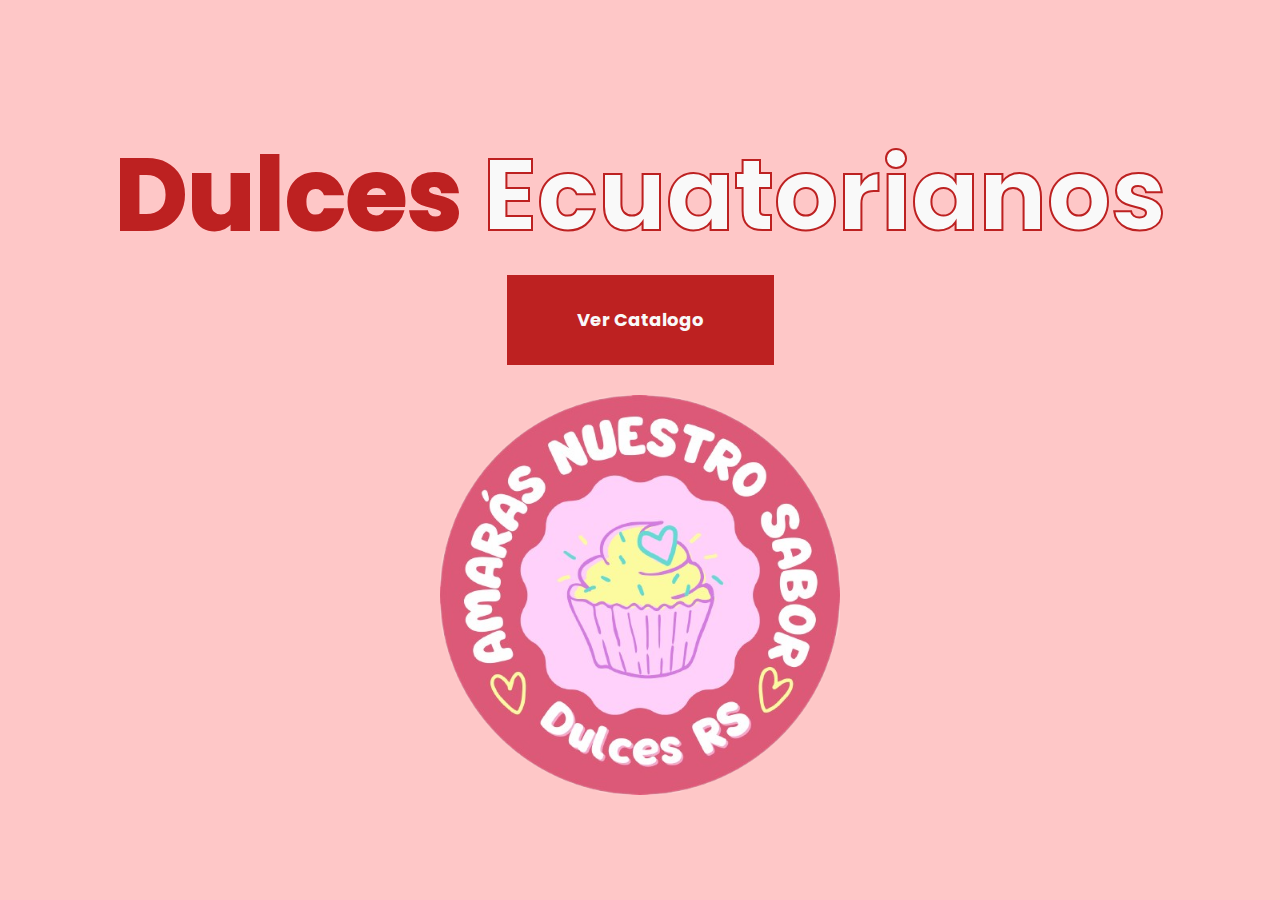
<file: index.html>
<!DOCTYPE html>
<html lang="es">
<head>
    <meta charset="UTF-8">
    <meta http-equiv="X-UA-Compatible" content="IE=edge">
    <meta name="viewport" content="width=device-width, initial-scale=1.0">
    <title>Dulces Ecuatorianos</title>
    <link rel="stylesheet" href="Css/style.css">
</head>
<body>
    <div class="container">
        <div class="container-banner__title">
            <div class="banner-title">
                <span>Dulces</span> <span>Ecuatorianos</span>
            </div>
            <div class="container-banner__btn">
                <a class="banner-btn" href="home.html">Ver Catalogo</a>
            </div>
        </div>
        <div class="container-banner__img">
            <img class="banner-img" src="src/img/logo.png" alt="">
        </div>
    </div>
</body>
</html>
</file>
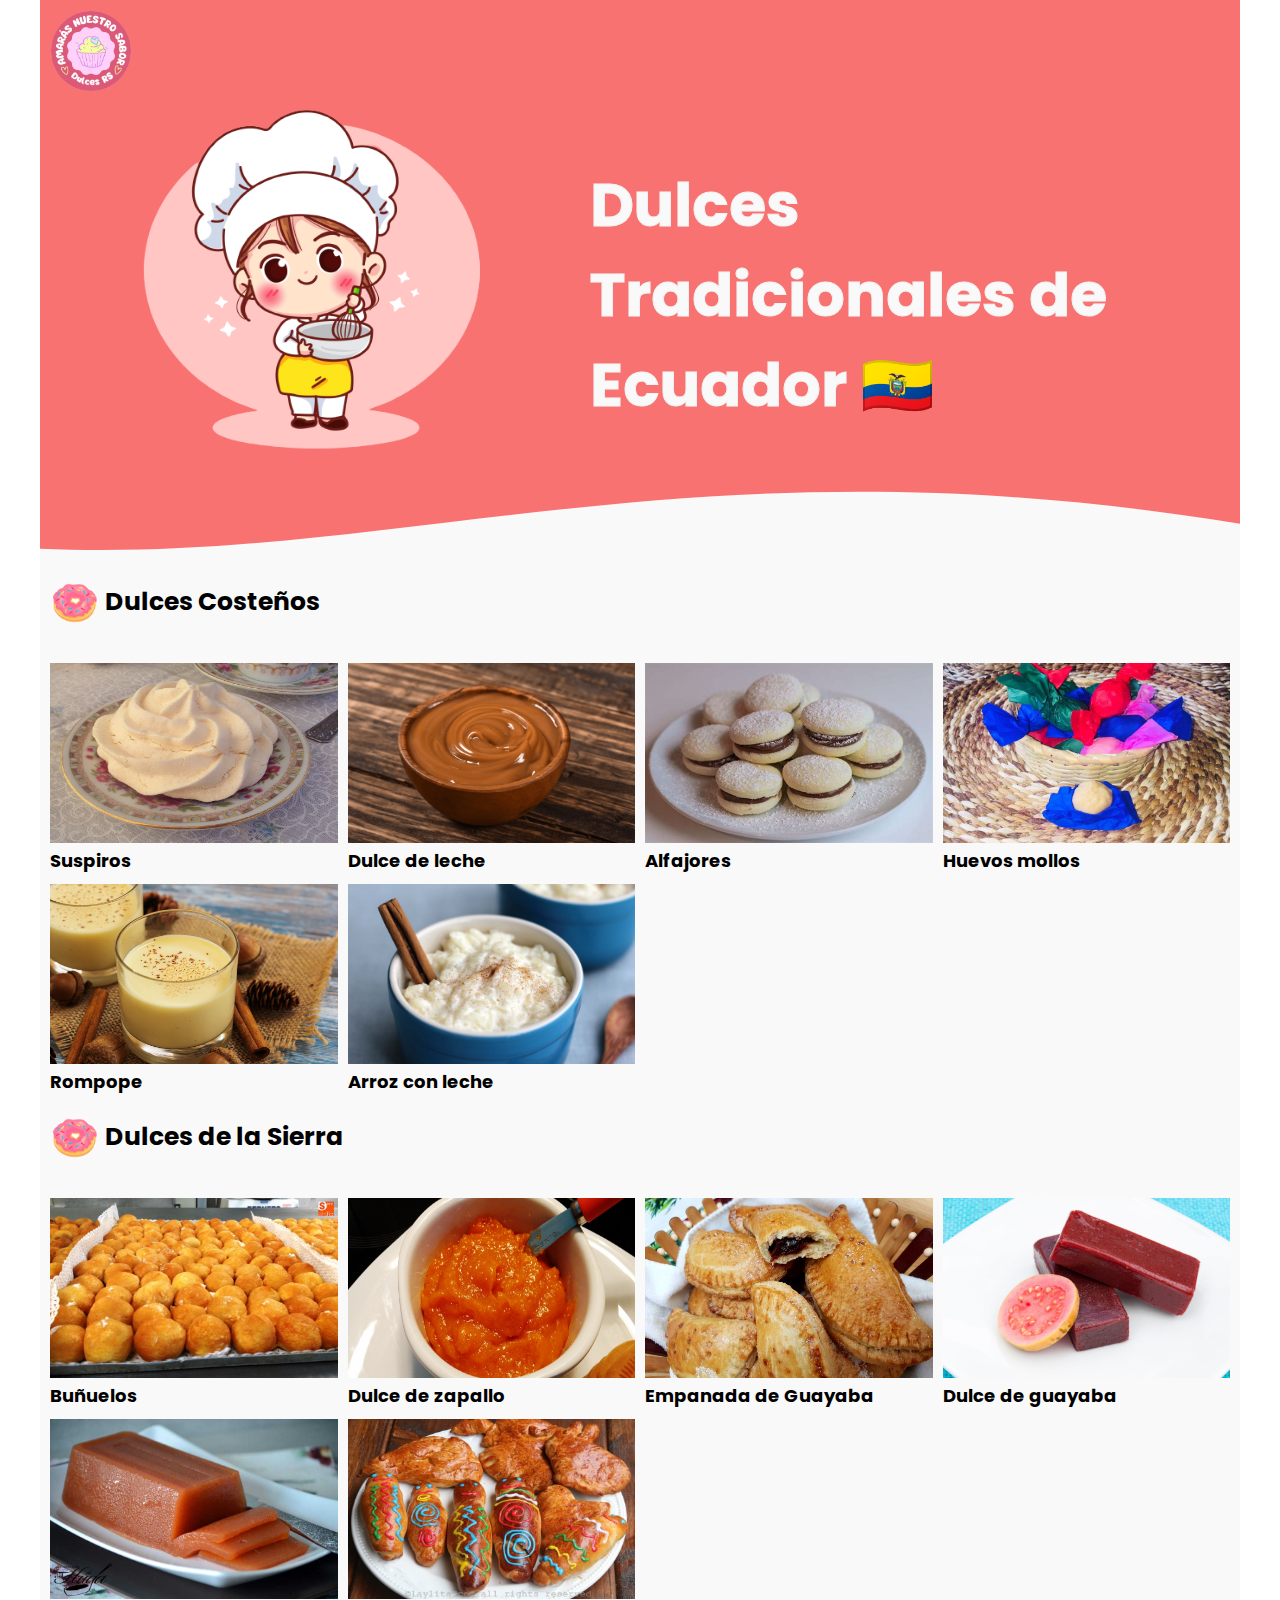
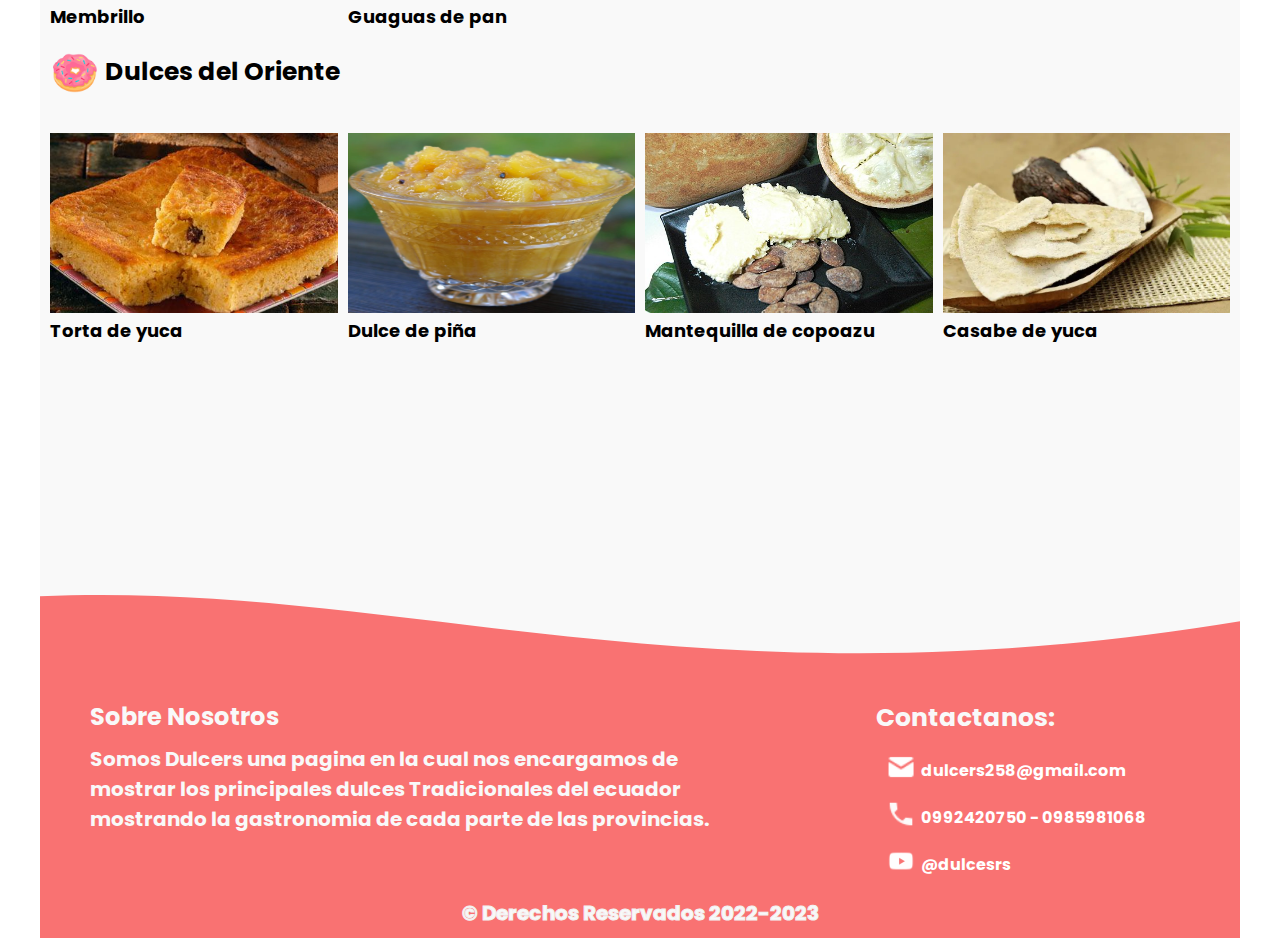
<file: home.html>
<!DOCTYPE html>
<html lang="es">
<head>
    <meta charset="UTF-8">
    <meta http-equiv="X-UA-Compatible" content="IE=edge">
    <meta name="viewport" content="width=device-width, initial-scale=1.0">
    <title>Dulces Ecuatorianos</title>
    <link rel="stylesheet" href="Css/home.css">
</head>
<body>
    <div class="container">
        <div class="modal">
            <div class="container-data">
                <div class="container-btn__close">
                    <img class="btn-close" src="src/img/icons/close.png" alt="">
                </div>
                <img class="data-img" src="src/img/suspiro.jpeg" alt="">
                <h2 class="data-title">Suspiro</h2>
                <p class="data-description">
                    Lorem, ipsum dolor sit amet consectetur adipisicing elit. Est quam recusandae possimus in? Laboriosam inventore vitae obcaecati. Quis, non aspernatur.
                </p>
        </div>
    </div>
        <header class="header contenedor">
            <div class="container-logo">
                <img class="logo-header" src="src/img/logo.png" alt="">
            </div>
            <div class="container-header__data">
                <div class="container-header__img">
                    <img class="header-img" src="src/img/Cute.png" alt="">
                </div>
                <h1 class="header-title">Dulces Tradicionales de Ecuador 🇪🇨</h1>
            </div>
        </header>
        <div class="container-fondo contenedor">
                <svg viewBox="0 0 500 150" preserveAspectRatio="none" style="height: 10rem; width: 100%;"><path d="M-3.38,123.65 C150.00,150.00 271.49,-49.98 500.56,87.13 L500.00,0.00 L0.00,0.00 Z" style="stroke: none; fill:#f97272;"></path></svg>
        </div>

        <div class="container-dulces contenedor">
            <div class="container-card__title">
                 <img class="icon-dulce" src="src/img/dona.png" alt="">
                 <h2 class="card-title">Dulces Costeños</h2>
            </div>
            <div class="card card-costa">
            </div>

            <div class="container-card__title">
                 <img class="icon-dulce" src="src/img/dona.png" alt="">
                 <h2 class="card-title">Dulces de la Sierra</h2>
            </div>
            <div class="card card-sierra">
            </div>
            
            <div class="container-card__title">
                <img class="icon-dulce" src="src/img/dona.png" alt="">
                 <h2 class="card-title">Dulces del Oriente</h2>
            </div>
            <div class="card card-oriente">
            </div>
        </div>
    </div>
    <div class="container-fondo fondo-footer contenedor">
        <svg viewBox="0 0 500 150" preserveAspectRatio="none" style="height: 10rem; width: 100%;"><path d="M-3.38,123.65 C150.00,150.00 271.49,-49.98 500.56,87.13 L500.00,0.00 L0.00,0.00 Z" style="stroke: none; fill:#f97272;"></path></svg>
    </div>
    <footer class="footer contenedor">
        <div class="contenedor-data">
            <div class="container-sobre">
                <h2 class="title-sobre">Sobre Nosotros</h2>
                <p class="parrafo-sobre">
                    Somos Dulcers una pagina en la cual nos
                    encargamos de mostrar los principales dulces Tradicionales del ecuador mostrando la gastronomia de cada parte de las provincias.
                </p>
            </div>
            <div class="contenedor-redes">
                <h3 class="redes-title">Contactanos:</h3>
                <p class="redes-item"><span><img class="icons" src="src/img/icons/icon1.png" alt=""></span> dulcers258@gmail.com</p>
                <p class="redes-item"><span><img class="icons" src="src/img/icons/icons2.png" alt=""></span> 0992420750 - 0985981068</p>
                <a class="redes-item" href="https://youtube.com/@dulcesrs"><span><img class="icons" src="src/img/icons/icon3.png" alt=""></span> @dulcesrs</a>
            </div>
        </div>
        <div class="container-pie">
            <p class="footer-title">&copy; Derechos Reservados 2022-2023</p>    
        </div>
    </footer>

    <template>
        <div class="card-dulces">
            <img class="card-img" src="src/img/dulce-leche.png" alt="">
            <figcaption class="card-img__title">Dulce de Leche</figcaption>
            <p class="description">
                Lorem ipsum dolor sit amet, consectetur adipisicing elit. Perferendis quis mollitia suscipit tempore dolorum nam hic quo eligendi quas sequi quaerat optio doloribus consequatur cum, reiciendis iusto libero rerum voluptas.
            </p>
        </div>
    </template>

    <script src="Js/app.js"></script>
    
</body>
</html>
</file>
<file: Css/style.css>
@import url('https://fonts.googleapis.com/css2?family=Poppins:wght@400;700;900&display=swap');

*,*::after,*::before{
    padding: 0;
    margin: 0;
    box-sizing: border-box;
}

html{
    font-size: 62.5%;
}

body{
    font-size: 1.6rem;
    background-color: var(--rosado);
}

a{
    text-decoration: none;
}

li{
    list-style: none;
}

img{
    max-width: 100%;
}

:root{

    /* Colores */
    --rosado: #fec7c7;
    --blanco: #f9f9f9;
    --negro: #000000;
    --rojo: #bd2121;
    --rojoClaro: #e64949;
    
    /* Fuentes */
    --fuente: 'Poppins';

}

.container{
    width: 100%;
    min-height: 100vh;
    display: flex;
    flex-direction: column;
    justify-content: center;
}


.container-banner__title{
    padding: 2rem 0rem;
    line-height: 5rem;
}

.banner-title{
    font-size: 5rem;
    text-align: center;
    font-family: var(--fuente);
    font-weight: 700;
    color: var(--blanco);
    -webkit-text-stroke: 2px var(--rojo);
}

.banner-title span:nth-child(1){
    color: var(--rojo);
}

.container-banner__btn{
    margin-top: 2rem;
    padding: 1rem;
    display: flex;
    justify-content: center;
}

.container-banner__img{
    margin: 0 auto;
    display: flex;
    justify-content: center;
}

.banner-img{
    width: 80%;
}

.banner-btn{
    background-color: var(--rojo);
    padding: 1rem 5rem;
    color: var(--blanco);
    font-family: var(--fuente);
    font-weight: 700;
    font-size: 1.8rem;
    cursor: pointer;
}

.banner-btn:hover{
    background-color: #e64949;
}


@media  screen and (min-width:480px) {
    
    .banner-title{
        font-size: 6.5rem;
        line-height: 6.5rem;
    }

    .container-banner__img{
        width: 60%;
        margin: 0 auto;
    }

    .banner-img{
        width: 100%;
    }
}

@media screen and (min-width:720px){
    .container-banner__title{
        margin-top: 2rem;
    } 
    .banner-title{
        font-size: 10rem;
        line-height: 10rem;
    }

    .banner-btn{
        padding: 2rem 7rem;
    }

    .banner-img{
        width: 40rem;
    }
}

@media screen and (min-width:1400px){  
    .container{
        max-width: 150rem;
        flex-direction: row-reverse;
        margin: 0 auto;
    }    

    .container-banner__img{
        width: 40%;
        height: 100vh;
        display:flex ;
        align-items: center;
        justify-content: flex-end;
    }

    .container-banner__title{
        width: 55%;
        margin: 0;
    }

    .banner-img{
        width: 70rem;
    }

    .banner-title{
       margin-top: 30rem;
       text-align: left;
       font-size: 12rem;
       line-height: 10rem;
       margin-left: 2rem;
    }

    .container-banner__btn{
        justify-content: left;
        margin-left: 2rem;
    }
}
</file>
<file: Css/home.css>
*,*::before,*::after{
    margin: 0;
    padding: 0;
    box-sizing: border-box;
}

html{
    font-size: 62.5%;
}

body{
    font-size: 1.6rem;
}

a{
    text-decoration: none;
}

li{
    list-style: none;
}

img{
    max-width: 100%;
}

.contenedor{
   max-width: 120rem;
   margin: 0 auto;
}

@font-face {
    font-family: 'Poppins';
    src: url('../fonts/Poppins-Bold.ttf');
}

@font-face {
    font-family: 'Poppins-ligth';
    src: url('../fonts/Poppins-Light.ttf');
}

:root{

    /* Colores */
    --rosado: #fec7c7;
    --blanco: #f9f9f9;
    --negro: #000000;
    --rojo: #bd2121;
    --rojoClaro: #e64949;
    
    /* Fuentes */
    --fuente: 'Poppins';
    --fuente2: 'Poppins-ligth'

}

.container{
    width: 100%;
    min-height: 100vh;
}

.header{
    width: 100%;
    background-color: #f97272;
    padding: .1rem;
}

.container-logo{
    width: 100%;
    padding: 1rem;
}

.logo-header{
    width: 8rem;
}

.header-title{
    font-size: 3rem;
    padding: 1rem;
    margin-top: 2rem;
    text-align: center;
    font-family: var(--fuente);
    font-weight: 700;
    -webkit-text-stroke: 1px #f2f2f2;
    color: var(--blanco);
}

.container-header__img{
    display: flex;
    justify-content: center;
}

.header-img{
    width: 22rem;
    margin-bottom: 1rem;
}

.container-fondo{
    width: 100%;
    background-color: var(--blanco);
}

.container-dulces{
    background-color: var(--blanco);
}

.card-dulces:hover{
    cursor: pointer;
}

.container-card__title{
    padding: 1rem;
    margin-bottom: 2rem;
    display: flex;
    align-items: center;
    gap: .5rem;
}

.icon-dulce{
    width: 5rem;
}

.card-title{
    font-size: 2.5rem;
    font-family: var(--fuente);
}

.card{
    display: grid;
    grid-template-columns: 1fr 1fr;
    grid-template-rows: 1fr 1fr 1fr;
    gap: 1rem;
    padding: 1rem;
}

.card-img{
   width: 100%;
   height: 150px;
}

.card-img__title{
    font-size: 1.8rem;
    font-family: var(--fuente);
    font-weight: 700;
}

.description{
    display: none;
}

.modal{
    position:fixed;
    width: 100%;
    height: 100vh;
    background-color: rgba(0,0,0,.8);
    display: flex;
    justify-content: center;
    align-items: center;
    visibility: hidden;
    z-index: 1;
}

.container-data{
    width: 95%;
    background-color: var(--blanco);
    padding: 0rem 1rem;
    border-radius: .5rem;
    overflow:hidden;
}

.data-img{
    width: 100%;
    height: 18rem;
}

.data-title{
    font-size: 2.5rem;
    padding: .5rem 0rem;
    font-family: var(--fuente);
}

.data-description{
    font-size: 1.5rem;
    font-family: var(--fuente2);
    margin-bottom: 2rem;
}

.bloquear{
    overflow-y: none;
}

.container-btn__close{
    padding: 1rem 0rem;
    display: flex;
    justify-content: flex-end;
}

.btn-close{
    width: 2.5rem;
    cursor: pointer;
}

.fondo-footer{
    transform: rotateX(180deg);
}

.footer{
    display: flex;
    justify-content: center;
    align-items: center;
    flex-direction: column;
    background-color: #f97272;
    padding: 1rem;
    gap: 1rem;
}

.title-sobre, .redes-title{
   font-family: var(--fuente);
   color: var(--blanco);
   padding: 1rem 0rem;
}

.parrafo-sobre{
    font-size: 1.6rem;
    font-family: var(--fuente);
    color: var(--blanco);
}

.redes-title{
   font-size: 2.5rem;
   color: var(--blanco);
}

.redes-item{
    font-size: 1.6rem;
    padding: .5rem 1rem;
    display: flex;
    align-items: center;
    gap: .5rem;
    font-family: var(--fuente);
    color: #fff;
}

.icons{
    width: 3rem;
    height: 3rem;
}

.footer-title{
    text-align: center;
    font-size: 1.8rem;
    font-family: var(--fuente);
    color: var(--blanco);
    -webkit-text-stroke: 1px #f2f2f2;
}


@media screen and (min-width:480px){
   .container-header__data{
     display: grid;
     grid-template-columns: 45% 55%;
     grid-template-rows: 1fr;
     place-items: center;
   }


   .header-img{
     width: 30rem;
     height: 30rem;
   }

   .header-title{
    font-size: 4rem;
    text-align: left;
   }

   .container-data{
    width: 50rem;
   }

   
}

@media screen and (min-width:720px){ 
   .card{
    grid-template-columns: repeat(4, 1fr);
    grid-template-rows: repeat(2, 1fr);
   }

   .header-img{
    width: 35rem;
    height: 35rem;
   }

   .header-title{
    font-size: 5rem;
   }
   
   .card-img{
    height: 180px;
}

.data-img{
    height: 25rem;
   }

   .parrafo-sobre{
    font-size: 2rem;
   }
}

@media screen and (min-width:1200px){ 
    .header{
        grid-template-columns: 40% 60%;   
    }

    .header-title{
        font-size: 6rem;
    }
    
    .card-img{
        height: 180px;
    }

    .footer-title{
        font-size: 2rem;
    }
    
    .parrafo-sobre{
        width: 80%;
    }

    .container-sobre{
        margin-left: 4rem;
    }
    
    .contenedor-data{
     display: grid;
     grid-template-columns: 70% 30%;
    }
}
</file>
